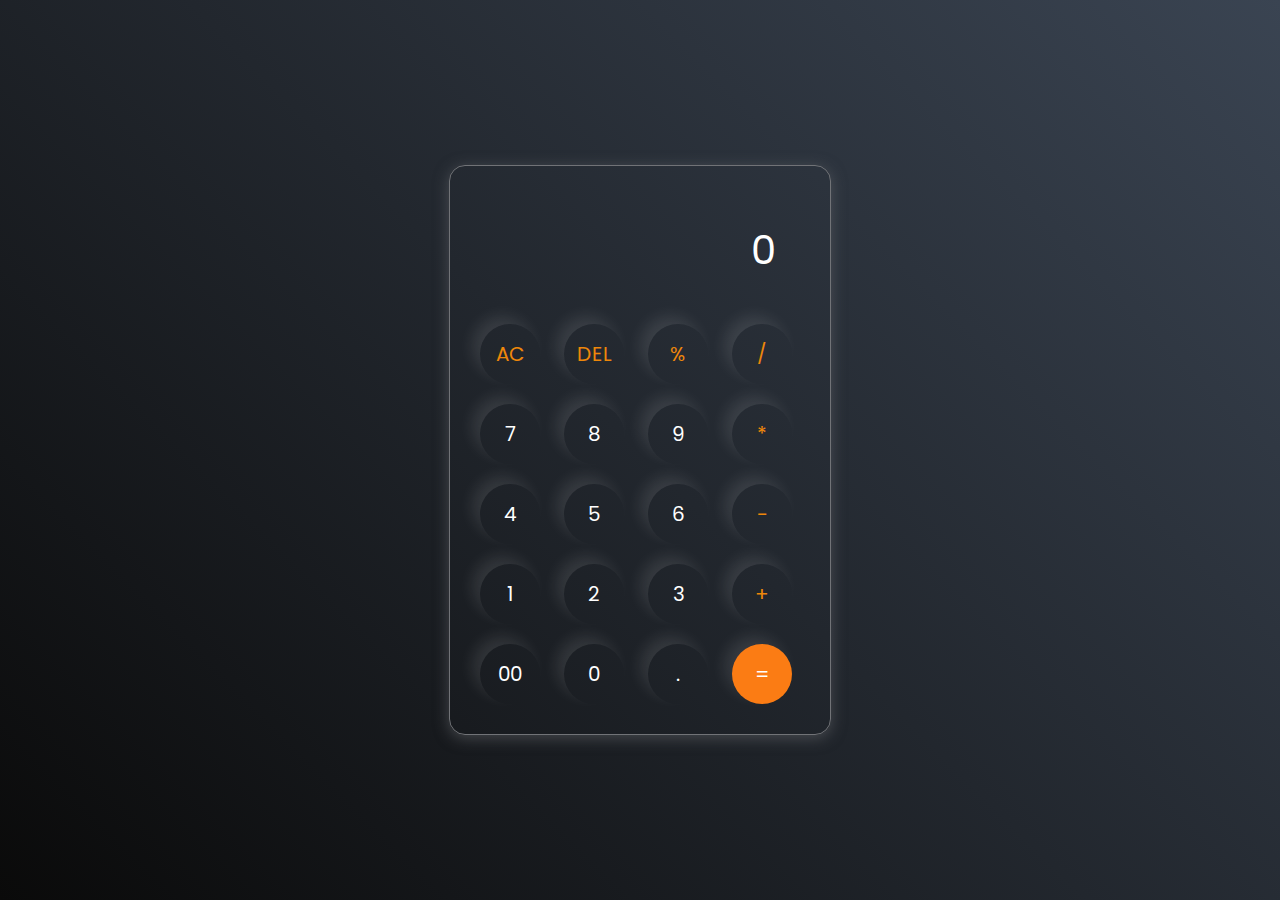
<file: Calculator/index.html>
<!DOCTYPE html>
<html lang="en">
  <head>
    <meta charset="UTF-8" />
    <meta http-equiv="X-UA-Compatible" content="IE=edge" />
    <meta name="viewport" content="width=device-width, initial-scale=1.0" />
    <link rel="stylesheet" href="style.css" />
    <title>My First Project</title>
  </head>
  <body>
    <div class="container">
      <div class="calculator">
        <input type="text" id="inputBox" placeholder="0" />
        <div>
          <button class="button operator">AC</button>
          <button class="button operator">DEL</button>
          <button class="button operator">%</button>
          <button class="button operator">/</button>
        </div>
        <div>
          <button class="button">7</button>
          <button class="button">8</button>
          <button class="button">9</button>
          <button class="button operator">*</button>
        </div>
        <div>
          <button class="button">4</button>
          <button class="button">5</button>
          <button class="button">6</button>
          <button class="button operator">-</button>
        </div>
        <div>
          <button class="button">1</button>
          <button class="button">2</button>
          <button class="button">3</button>
          <button class="button operator">+</button>
        </div>

        <div>
          <button class="button">00</button>
          <button class="button">0</button>
          <button class="button">.</button>
          <button class="button equalBtn">=</button>
        </div>
      </div>
    </div>

    <script src="script.js"></script>
  </body>
</html>
</file>
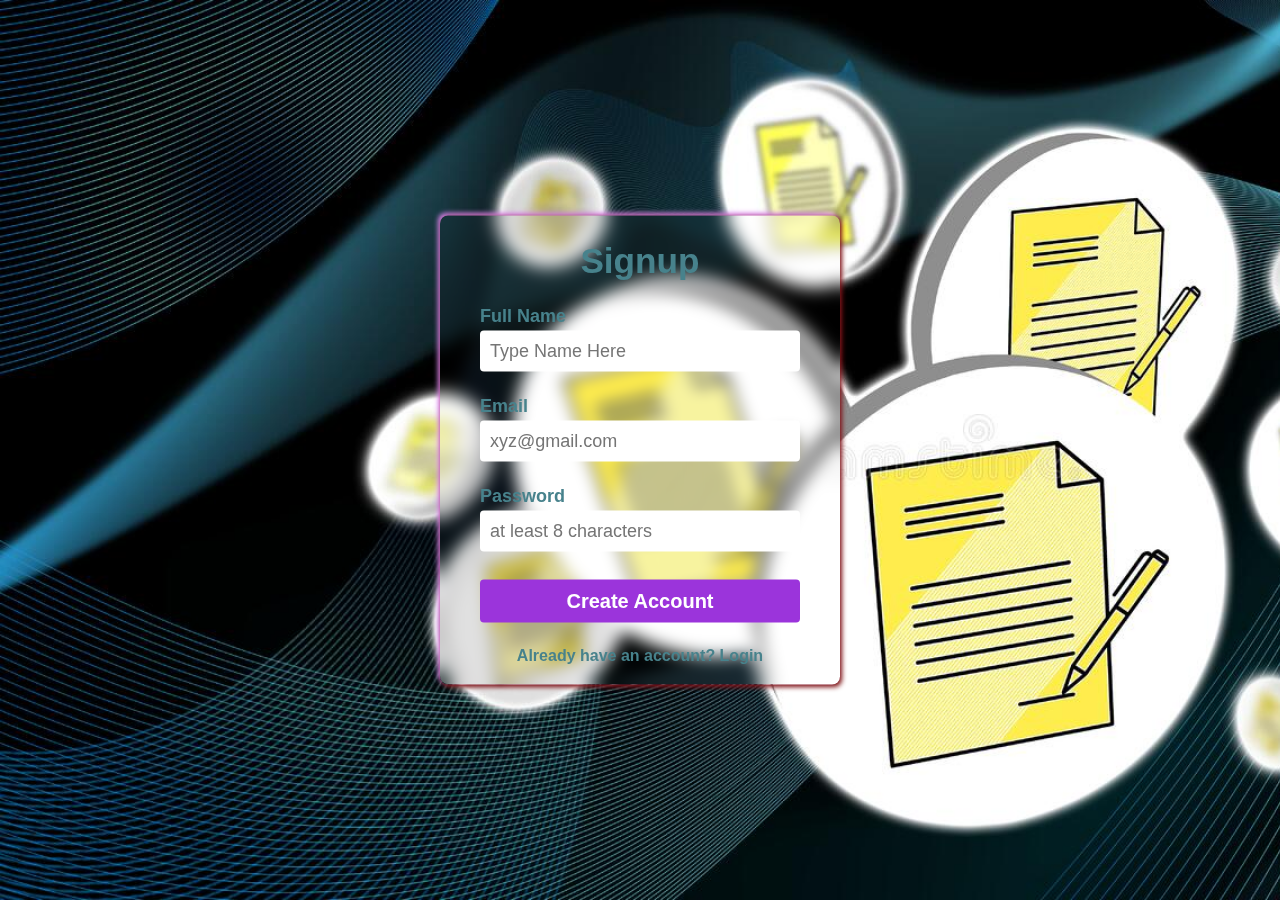
<file: Form/index.html>
<!DOCTYPE html>
<html lang="en">
  <head>
    <meta charset="UTF-8" />
    <meta http-equiv="X-UA-Compatible" content="IE=edge" />
    <meta name="viewport" content="width=device-width, initial-scale=1.0" />
    <link rel="stylesheet" href="style.css" />
    <title>Form Validation</title>
  </head>
  <body>
    <div class="container">
      <div class="box">
        <header class="signup-header">
          <h1>Signup</h1>
        </header>
        <main class="signup-body">
          <form action="#">
            <p>
              <label for="name">Full Name</label>
              <input type="text" placeholder="Type Name Here" id="name" />
              <i class="fa-solid"></i>
              <span id="nameError"></span>
            </p>
            <p>
              <label for="email">Email</label>
              <input type="email" placeholder="xyz@gmail.com" id="email" />
              <i class="fa-solid"></i>
              <span id="emailError"></span>
            </p>
            <p>
              <label for="password">Password</label>
              <input
                type="password"
                placeholder="at least 8 characters"
                id="password"
              />
              <i class="fa-solid"></i>
              <span id="passError"></span>
            </p>
            <p>
              <input type="submit" value="Create Account" id="submitBtn"/>
            </p>
          </form>
        </main>
        <footer class="signup-footer">
          <p>Already have an account? <a href="">Login</a></p>
        </footer>
      </div>
    </div>
  </body>

  <script src="index.js"></script>
</html>
</file>
<file: Calculator/style.css>
@import url('https://fonts.googleapis.com/css2?family=Poppins:wght@500&display=swap');

*{
    margin: 0;
    padding: 0;
    box-sizing: border-box;
    font-family: 'Poppins', sans-serif;
}

body{
    width: 100%;
    height: 100vh;
    display: flex;
    justify-content: center;
    align-items: center;
    background: linear-gradient(45deg, #0a0a0a, #3a4452);
}

.calculator{
    border: 1px solid #717377;
    padding: 20px;
    border-radius: 16px;
    background: transparent;
    box-shadow: 0px 3px 15px rgba(113, 115, 119, 0.5);

}

input{
    width: 320px;
    border: none;
    padding: 24px;
    margin: 10px;
    background: transparent;
    box-shadow: 0px 3px 15px rgbs(84, 84, 84, 0.1);
    font-size: 40px;
    text-align: right;
    cursor: pointer;
    color: #ffffff;
}

input::placeholder{
    color: #ffffff;
}

button{
    border: none;
    width: 60px;
    height: 60px;
    margin: 10px;
    border-radius: 50%;
    background: transparent;
    color: #ffffff;
    font-size: 20px;
    box-shadow: -8px -8px 15px rgba(255, 255, 255, 0.1);
    cursor: pointer;
}

.equalBtn{
    background-color: #fb7c14;
}

.operator{
    color: #ee870a;
}
</file>
<file: Form/style.css>
*{
    margin: 0;
    padding: 0;
    box-sizing: border-box;
    font-family: sans-serif;
    color: hwb(189 28% 45%);
}

.container{
    width: 100%;
    height: 100vh;
    background: url('validation.jpg') no-repeat;
    background-size: cover;
}

.box{
    width: 400px;
    position: relative;
    top: 50%;
    left: 50%;
    transform: translate(-50%, -50%);
    box-shadow: 2px 2px 5px #7a0d0d, -2px -2px 5px #dc89f3;
    border-radius: 8px;
    backdrop-filter: blur(8px);
    padding: 20px 40px;
}

.signup-header h1{
    font-size: 2.2rem;
    text-align: center;
    padding: 5px 8px;
}

.signup-body p{
    margin-top: 20px;
    position: relative;
}
.signup-body p i{
    position: absolute;
    top: 34px;
    right: 16px;
    color: #008000;
    font-size: 22px;
}
.signup-body p span{
    font-size: 18px;
    font-weight: 600;
    color: #90ee90;
}
.signup-body p label{
    font-size: 18px;
    font-weight: 600; 
    cursor: pointer;
}

.signup-body p input{
    width: 100%;
    padding: 10px;
    border-radius: 4px;
    font-size: 18px;
    margin-block: 4px;
    border: none;
    outline: none;
    color: #560b0b;
}

.signup-body p input[type="submit"]{
    border: none;
    background-color: #9b34db;
    color: #fff;
    font-size: 20px;
    font-weight: 700;
    cursor: pointer;
}

.signup-body p input[type="submit"]:hover{
    background-color: #8ea527;
}

.signup-footer p{
    text-align: center;
    font-weight: 600;
    margin-top: 20px;
}

.signup-footer p a{
    text-decoration: none;
}
.signup-footer p a:hover{
    text-decoration: underline;
}
</file>
